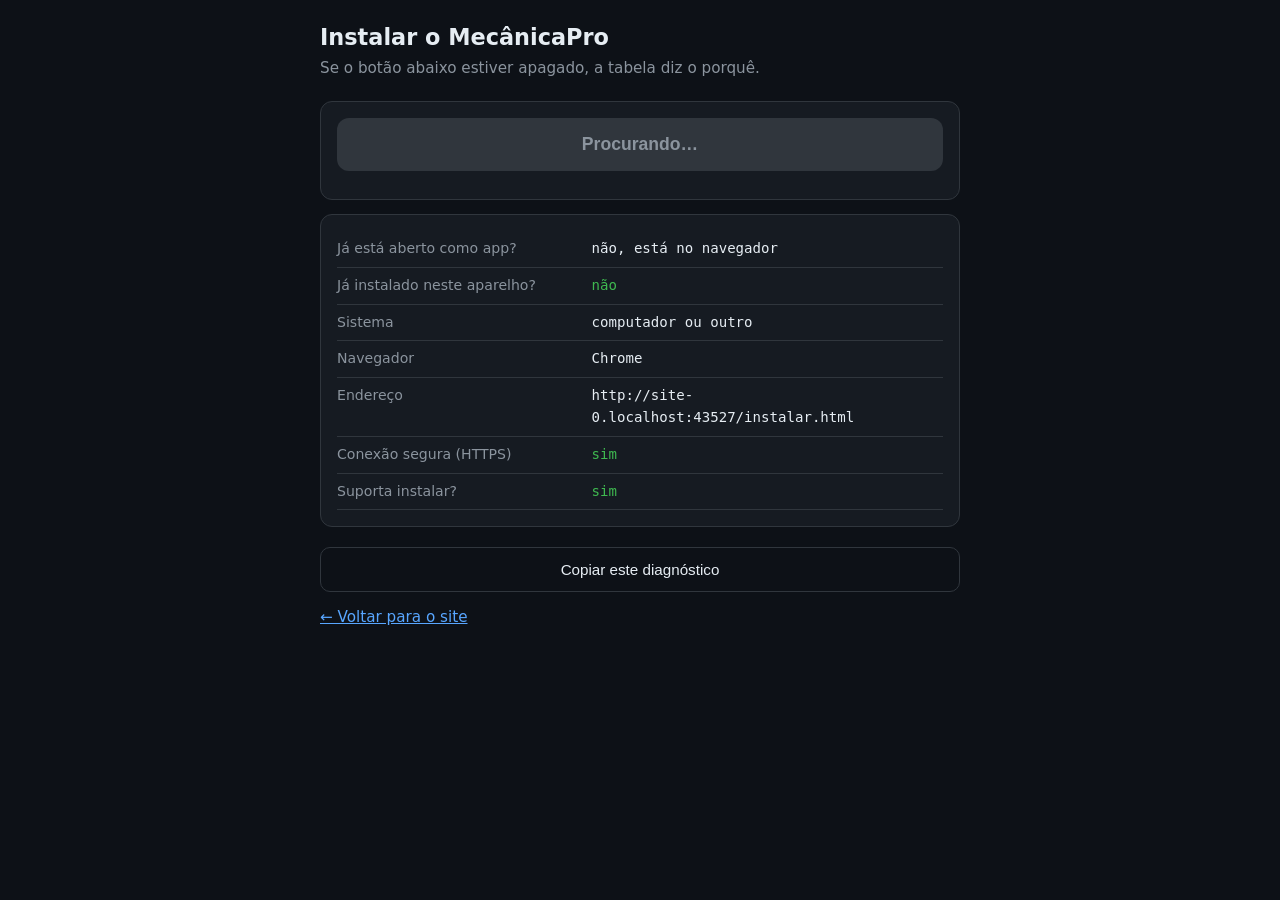
<file: instalar.html>
<!DOCTYPE html>
<html lang="pt-BR">
<head>
<meta charset="UTF-8" />
<meta name="viewport" content="width=device-width, initial-scale=1" />
<title>Instalar o app | MecânicaPro</title>
<link rel="manifest" href="manifest.json?v=2" />
<meta name="theme-color" content="#0d1117" />
<meta name="mobile-web-app-capable" content="yes" />
<meta name="apple-mobile-web-app-capable" content="yes" />
<meta name="apple-mobile-web-app-title" content="MecânicaPro" />
<link rel="apple-touch-icon" href="icones/apple-touch-icon.png" />
<link rel="icon" href="icones/icone-192.png" />
<style>
  :root { --fundo:#0d1117; --cartao:#161b22; --borda:#30363d; --texto:#e6edf3;
          --fraco:#8b949e; --vermelho:#e5484d; --verde:#3fb950; --amarelo:#d29922; }
  * { box-sizing:border-box; }
  body { margin:0; padding:16px; background:var(--fundo); color:var(--texto);
         font:16px/1.55 system-ui,-apple-system,Segoe UI,Roboto,sans-serif; }
  .caixa { max-width:640px; margin:0 auto; }
  h1 { font-size:1.4rem; margin:.2em 0 .1em; }
  .sub { color:var(--fraco); margin:0 0 20px; font-size:.95rem; }
  .cartao { background:var(--cartao); border:1px solid var(--borda);
            border-radius:12px; padding:16px; margin-bottom:14px; }
  #instalar { width:100%; padding:16px; font-size:1.1rem; font-weight:700;
              border:0; border-radius:12px; background:var(--vermelho); color:#fff;
              cursor:pointer; }
  #instalar[disabled] { background:#30363d; color:var(--fraco); cursor:default; }
  #recado { margin-top:12px; font-size:.92rem; color:var(--fraco); }
  table { width:100%; border-collapse:collapse; font-size:.88rem; }
  td { padding:7px 0; border-bottom:1px solid var(--borda); vertical-align:top; }
  td:first-child { color:var(--fraco); width:42%; }
  td:last-child { font-family:ui-monospace,SFMono-Regular,Menlo,monospace;
                  word-break:break-word; }
  .ok { color:var(--verde); } .ruim { color:var(--vermelho); } .meio { color:var(--amarelo); }
  #copiar { width:100%; padding:13px; margin-top:6px; background:transparent;
            color:var(--texto); border:1px solid var(--borda); border-radius:10px;
            font-size:.95rem; cursor:pointer; }
  a { color:#58a6ff; }
</style>
</head>
<body>
<div class="caixa">

  <h1>Instalar o MecânicaPro</h1>
  <p class="sub">Se o botão abaixo estiver apagado, a tabela diz o porquê.</p>

  <div class="cartao">
    <button id="instalar" disabled>Procurando…</button>
    <div id="recado"></div>
  </div>

  <div class="cartao">
    <table id="tabela"></table>
  </div>

  <button id="copiar">Copiar este diagnóstico</button>
  <p class="sub" style="margin-top:14px">
    <a href="index.html">← Voltar para o site</a>
  </p>

</div>

<script>
// ===========================================================
// Esta página faz duas coisas: oferece o botão de instalar de
// verdade (o evento beforeinstallprompt) e mostra, em texto,
// tudo que o navegador pensa sobre a instalação — para quando
// o botão NÃO aparecer dar para saber por quê.
// ===========================================================
const linhas = [];
let adiado = null;

const bt      = document.getElementById('instalar');
const recado  = document.getElementById('recado');
const tabela  = document.getElementById('tabela');

function põe(rotulo, valor, estado) {
  linhas.push([rotulo, String(valor)]);
  const tr = tabela.insertRow();
  tr.insertCell().textContent = rotulo;
  const td = tr.insertCell();
  td.textContent = valor;
  if (estado) td.className = estado;
}

// ---------- o botão de instalar ----------
addEventListener('beforeinstallprompt', e => {
  e.preventDefault();
  adiado = e;
  bt.disabled = false;
  bt.textContent = '⬇  Instalar aplicativo';
  recado.textContent = 'O navegador aceitou instalar. Toque no botão.';
  põe('beforeinstallprompt', 'disparou — instalável', 'ok');
});

bt.addEventListener('click', async () => {
  if (!adiado) return;
  bt.disabled = true;
  adiado.prompt();
  const r = await adiado.userChoice;
  adiado = null;
  recado.textContent = r.outcome === 'accepted'
    ? 'Instalado. Pode fechar esta aba e abrir pelo ícone.'
    : 'Você cancelou. Recarregue a página para tentar de novo.';
  bt.textContent = r.outcome === 'accepted' ? '✔ Instalado' : 'Instalação cancelada';
});

addEventListener('appinstalled', () => {
  bt.textContent = '✔ Instalado';
  bt.disabled = true;
  recado.textContent = 'Pronto. Abra pelo ícone na tela inicial.';
});

// ---------- diagnóstico ----------
(async () => {
  const emPe = matchMedia('(display-mode: standalone)').matches
            || matchMedia('(display-mode: minimal-ui)').matches
            || navigator.standalone === true;

  põe('Já está aberto como app?', emPe ? 'sim — você está DENTRO do app' : 'não, está no navegador',
      emPe ? 'ok' : '');

  const ua = navigator.userAgent;
  const iOS      = /iPad|iPhone|iPod/.test(ua) || (navigator.platform === 'MacIntel' && navigator.maxTouchPoints > 1);
  const android  = /Android/.test(ua);
  const chromeiOS= /CriOS/.test(ua);
  const safari   = /Safari/.test(ua) && !/CriOS|FxiOS|Chrome|EdgiOS/.test(ua);
  const navegador = chromeiOS ? 'Chrome no iOS' : /EdgiOS|Edg\//.test(ua) ? 'Edge'
                  : /SamsungBrowser/.test(ua) ? 'Samsung Internet'
                  : /Firefox|FxiOS/.test(ua) ? 'Firefox'
                  : /Chrome\//.test(ua) ? 'Chrome' : safari ? 'Safari' : 'outro';

  // Pergunta ao Android se este app JÁ está instalado. É a suspeita número
  // um quando o Chrome não oferece instalar: instalado uma vez, ele não
  // oferece de novo — nem que a instalação anterior tenha saído torta.
  if (navigator.getInstalledRelatedApps) {
    try {
      const apps = await navigator.getInstalledRelatedApps();
      põe('Já instalado neste aparelho?',
          apps.length ? 'SIM (' + apps.map(a => a.platform).join(', ') +
                        ') — remova o ícone e recarregue' : 'não',
          apps.length ? 'ruim' : 'ok');
    } catch (e) { põe('Já instalado neste aparelho?', 'não deu para saber: ' + e.message); }
  } else põe('Já instalado neste aparelho?', 'este navegador não sabe responder');

  põe('Sistema', iOS ? 'iOS / iPadOS' : android ? 'Android' : 'computador ou outro');
  põe('Navegador', navegador);
  põe('Endereço', location.href);
  põe('Conexão segura (HTTPS)', isSecureContext ? 'sim' : 'NÃO — sem isso não instala',
      isSecureContext ? 'ok' : 'ruim');
  põe('Suporta instalar?', 'onbeforeinstallprompt' in window ? 'sim' : 'NÃO — este navegador não instala PWA',
      'onbeforeinstallprompt' in window ? 'ok' : 'ruim');

  // service worker — esperando de verdade. Ler na hora dava "não registrado"
  // sempre, porque o registro ainda estava a caminho; um diagnóstico que
  // mente é pior que nenhum, manda consertar o que não está quebrado.
  if ('serviceWorker' in navigator) {
    try {
      await Promise.race([
        navigator.serviceWorker.ready,
        new Promise(r => setTimeout(r, 6000)),
      ]);
      const r = await navigator.serviceWorker.getRegistration();
      põe('Service worker', r ? 'registrado' : 'NÃO registrado', r ? 'ok' : 'ruim');
      if (r) {
        põe('Escopo do SW', r.scope);
        põe('SW ativo', r.active ? 'sim' : 'ainda instalando', r.active ? 'ok' : 'meio');
        põe('SW controlando', navigator.serviceWorker.controller ? 'sim'
            : 'não (recarregue a página)', navigator.serviceWorker.controller ? 'ok' : 'meio');
      }
    } catch (e) { põe('Service worker', 'erro: ' + e.message, 'ruim'); }
  } else põe('Service worker', 'navegador não suporta', 'ruim');

  // manifest
  try {
    const resp = await fetch('manifest.json?v=2', { cache: 'no-store' });
    põe('Manifest', resp.ok ? 'carregou (' + resp.status + ')' : 'FALHOU (' + resp.status + ')',
        resp.ok ? 'ok' : 'ruim');
    põe('Tipo do manifest', resp.headers.get('content-type') || '(sem tipo)');
    const m = await resp.json();
    põe('start_url', new URL(m.start_url, location.href).href);
    põe('scope', new URL(m.scope, location.href).href);
    põe('display', m.display, m.display === 'standalone' ? 'ok' : 'meio');

    const dentro = location.href.startsWith(new URL(m.scope, location.href).href);
    põe('Página dentro do scope?', dentro ? 'sim' : 'NÃO — por isso não instala',
        dentro ? 'ok' : 'ruim');

    // cada ícone é baixado de verdade
    for (const ic of (m.icons || [])) {
      const u = new URL(ic.src, new URL('manifest.json', location.href)).href;
      let r;
      try {
        const x = await fetch(u, { cache: 'no-store' });
        if (!x.ok) r = 'FALHOU ' + x.status;
        else {
          const bm = await createImageBitmap(await x.blob());
          r = bm.width + 'x' + bm.height + ' ok';
          if (bm.width + 'x' + bm.height !== ic.sizes) r += ' (declarado ' + ic.sizes + '!)';
        }
      } catch (e) { r = 'erro: ' + e.message; }
      põe('Ícone ' + ic.sizes + ' ' + (ic.purpose || 'any'), r, /ok$/.test(r) ? 'ok' : 'ruim');
    }
  } catch (e) { põe('Manifest', 'erro: ' + e.message, 'ruim'); }

  // veredito sobre o botão, depois de dar tempo ao evento
  setTimeout(() => {
    if (adiado || bt.textContent.startsWith('✔')) return;
    bt.textContent = 'Instalação não oferecida';
    if (emPe) {
      recado.textContent = 'Você já está dentro do app instalado — por isso não há o que instalar.';
    } else if (iOS) {
      recado.innerHTML = 'No iPhone/iPad só o <b>Safari</b> instala, e sem botão: ' +
        'abra no Safari, toque em <b>Compartilhar</b> e em <b>Adicionar à Tela de Início</b>. ' +
        'Pelo Chrome do iOS sai só um atalho com o símbolo do Chrome.';
    } else {
      recado.innerHTML = 'O navegador não ofereceu instalar. As duas causas comuns: ' +
        '<b>o app já está instalado</b> (remova o ícone da tela inicial e recarregue), ' +
        'ou você está em uma <b>aba anônima</b>.';
    }
    põe('beforeinstallprompt', 'NÃO disparou', 'ruim');
  }, 4000);
})();

// copiar tudo, para poder colar numa conversa
document.getElementById('copiar').addEventListener('click', async () => {
  const txt = 'DIAGNÓSTICO DE INSTALAÇÃO — MecânicaPro\n' +
              linhas.map(l => l[0] + ': ' + l[1]).join('\n') +
              '\nuserAgent: ' + navigator.userAgent;
  try { await navigator.clipboard.writeText(txt); alert('Copiado. Agora é só colar.'); }
  catch (e) { prompt('Copie o texto abaixo:', txt); }
});

// registrado já, não no 'load': esta página precisa do service worker de pé
// para poder dizer com honestidade se ele está ou não registrado
if ('serviceWorker' in navigator)
  navigator.serviceWorker.register('sw.js').catch(() => {});
</script>
</body>
</html>
</file>
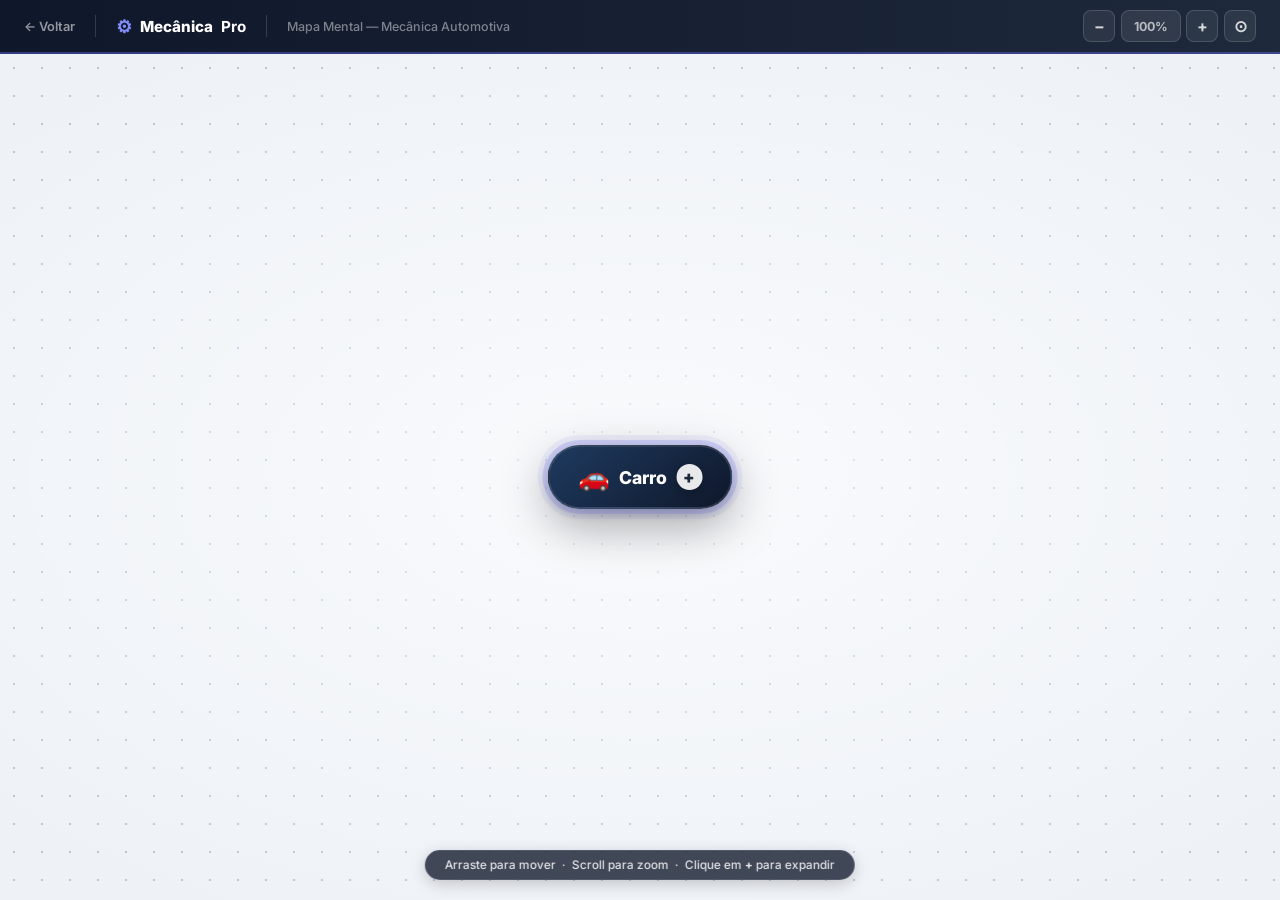
<file: mapa-mental.html>
<!DOCTYPE html>
<html lang="pt-BR">
<head>
  <meta charset="UTF-8" />
  <meta name="viewport" content="width=device-width, initial-scale=1.0" />
  <title>Mapa Mental | MecânicaPro</title>
  <link rel="preconnect" href="https://fonts.googleapis.com" />
  <link href="https://fonts.googleapis.com/css2?family=Inter:wght@400;500;600;700;800;900&display=swap" rel="stylesheet" />
  <style>
    *, *::before, *::after { box-sizing: border-box; margin: 0; padding: 0; }
    html, body { height: 100%; overflow: hidden; font-family: 'Inter', sans-serif; }

    /* ══════════════════════════════════════
       HEADER
    ══════════════════════════════════════ */
    .mmh {
      position: fixed;
      top: 0; left: 0; right: 0;
      height: 54px;
      background: linear-gradient(90deg, #0f172a 0%, #1e293b 100%);
      border-bottom: 2px solid rgba(99,102,241,.45);
      display: flex;
      align-items: center;
      justify-content: space-between;
      padding: 0 1.5rem;
      gap: 1rem;
      z-index: 1000;
    }

    .mmh__left {
      display: flex;
      align-items: center;
      gap: 1.25rem;
      flex-shrink: 0;
    }

    .mmh__back {
      color: rgba(255,255,255,.55);
      text-decoration: none;
      font-size: .8rem;
      font-weight: 600;
      display: flex;
      align-items: center;
      gap: .4rem;
      transition: color .2s;
      white-space: nowrap;
    }
    .mmh__back:hover { color: #fff; }

    .mmh__logo {
      display: flex;
      align-items: center;
      gap: .5rem;
      font-size: .95rem;
      font-weight: 800;
      color: #fff;
      white-space: nowrap;
    }
    .mmh__logo-icon { font-size: 1.1rem; color: #818cf8; }

    .mmh__sep { width: 1px; height: 22px; background: rgba(255,255,255,.15); }

    .mmh__subtitle {
      font-size: .78rem;
      color: rgba(255,255,255,.45);
      font-weight: 500;
      white-space: nowrap;
      overflow: hidden;
      text-overflow: ellipsis;
    }

    .mmh__controls {
      display: flex;
      align-items: center;
      gap: .35rem;
      flex-shrink: 0;
    }

    .mmh__btn {
      width: 32px; height: 32px;
      border-radius: 8px;
      border: 1px solid rgba(255,255,255,.15);
      background: rgba(255,255,255,.07);
      color: rgba(255,255,255,.8);
      font-size: 1rem;
      cursor: pointer;
      display: flex; align-items: center; justify-content: center;
      transition: background .18s, color .18s, border-color .18s;
      font-family: inherit;
      font-weight: 700;
    }
    .mmh__btn:hover {
      background: rgba(99,102,241,.35);
      border-color: rgba(99,102,241,.6);
      color: #fff;
    }

    .mmh__zoom-pill {
      background: rgba(255,255,255,.09);
      border: 1px solid rgba(255,255,255,.14);
      border-radius: 8px;
      padding: 0 .75rem;
      height: 32px;
      display: flex;
      align-items: center;
      font-size: .78rem;
      font-weight: 700;
      color: rgba(255,255,255,.65);
      min-width: 52px;
      justify-content: center;
    }

    /* ══════════════════════════════════════
       CANVAS
    ══════════════════════════════════════ */
    .mm-canvas {
      position: fixed;
      top: 54px; left: 0; right: 0; bottom: 0;
      overflow: hidden;
      cursor: grab;
      /* Dot grid */
      background-color: #eef2f7;
      background-image:
        radial-gradient(ellipse 70% 60% at 50% 50%, rgba(255,255,255,.65) 0%, transparent 100%),
        radial-gradient(circle, #b8c4d8 1.1px, transparent 1.1px);
      background-size: 100% 100%, 28px 28px;
    }
    .mm-canvas.panning { cursor: grabbing; }

    /* ══════════════════════════════════════
       WORLD
    ══════════════════════════════════════ */
    .mm-world {
      position: absolute;
      width: 2600px;
      height: 1600px;
      transform-origin: 0 0;
      will-change: transform;
    }

    /* SVG layer */
    .mm-svg {
      position: absolute;
      inset: 0;
      width: 100%;
      height: 100%;
      pointer-events: none;
      overflow: visible;
    }

    /* ══════════════════════════════════════
       NODES — base
    ══════════════════════════════════════ */
    .mm-node {
      position: absolute;
      transform: translate(-50%, -50%);
    }

    .mm-node__body {
      display: inline-flex;
      align-items: center;
      gap: 9px;
      padding: 12px 20px;
      border-radius: 999px;
      white-space: nowrap;
      cursor: default;
      user-select: none;
      position: relative;
      transition: transform .2s cubic-bezier(.34,1.56,.64,1), box-shadow .2s;
    }

    /* ══════════════════════════════════════
       ROOT NODE
    ══════════════════════════════════════ */
    .mm-node--root .mm-node__body {
      padding: 17px 28px;
      background: linear-gradient(140deg, #1e3a5f 0%, #0f172a 100%);
      border: 2px solid rgba(255,255,255,.12);
      box-shadow:
        0 0 0 5px rgba(99,102,241,.2),
        0 0 0 10px rgba(99,102,241,.08),
        0 16px 48px rgba(0,0,0,.35),
        0 4px 12px rgba(0,0,0,.2);
      animation: root-pulse 3.5s ease-in-out infinite;
    }

    @keyframes root-pulse {
      0%, 100% {
        box-shadow: 0 0 0 5px rgba(99,102,241,.2), 0 0 0 10px rgba(99,102,241,.08),
                    0 16px 48px rgba(0,0,0,.35), 0 4px 12px rgba(0,0,0,.2);
      }
      50% {
        box-shadow: 0 0 0 7px rgba(99,102,241,.32), 0 0 0 16px rgba(99,102,241,.06),
                    0 16px 48px rgba(0,0,0,.35), 0 4px 12px rgba(0,0,0,.2);
      }
    }

    .mm-node--root .mm-node__body:hover { transform: scale(1.04); }

    .mm-node__icon {
      font-size: 1.4rem;
      line-height: 1;
      flex-shrink: 0;
    }

    .mm-node--root .mm-node__icon { font-size: 1.6rem; }

    .mm-node__label {
      font-size: .86rem;
      font-weight: 700;
      color: #fff;
      letter-spacing: .01em;
    }
    .mm-node--root .mm-node__label { font-size: 1.1rem; font-weight: 800; }

    /* ══════════════════════════════════════
       EXPAND BUTTON
    ══════════════════════════════════════ */
    .mm-expand {
      width: 26px; height: 26px;
      border-radius: 50%;
      border: none;
      background: rgba(255,255,255,.9);
      color: #1e293b;
      font-size: 1.05rem;
      font-weight: 900;
      cursor: pointer;
      display: flex; align-items: center; justify-content: center;
      line-height: 1;
      font-family: inherit;
      padding: 0;
      flex-shrink: 0;
      box-shadow: 0 2px 8px rgba(0,0,0,.25);
      transition: background .18s, box-shadow .18s, transform .3s cubic-bezier(.34,1.56,.64,1);
    }
    .mm-expand:hover {
      background: #fff;
      box-shadow: 0 4px 14px rgba(0,0,0,.3);
      transform: scale(1.12);
    }
    .mm-expand.open { transform: rotate(45deg) scale(1.08); }

    /* ══════════════════════════════════════
       CHILD NODES
    ══════════════════════════════════════ */
    .mm-node--child {
      opacity: 0;
      pointer-events: none;
      transform: translate(-50%, -50%) translateX(-60px) scale(0.5);
      transition:
        opacity  .3s ease,
        transform .38s cubic-bezier(.34,1.56,.64,1);
    }
    .mm-node--child.show {
      opacity: 1;
      pointer-events: all;
      transform: translate(-50%, -50%) scale(1);
    }

    .mm-node--child .mm-node__body {
      padding: 11px 18px;
      border: none;
      box-shadow:
        0 4px 18px var(--shadow, rgba(0,0,0,.18)),
        0 1px 4px rgba(0,0,0,.1),
        inset 0 1px 0 rgba(255,255,255,.18);
    }
    .mm-node--child.show .mm-node__body:hover {
      transform: translateY(-3px) scale(1.04);
      box-shadow:
        0 10px 28px var(--shadow, rgba(0,0,0,.22)),
        0 3px 8px rgba(0,0,0,.12),
        inset 0 1px 0 rgba(255,255,255,.2);
    }

    /* ══════════════════════════════════════
       HINT
    ══════════════════════════════════════ */
    .mm-hint {
      position: absolute;
      bottom: 20px;
      left: 50%;
      transform: translateX(-50%);
      background: rgba(15,23,42,.78);
      backdrop-filter: blur(8px);
      color: rgba(255,255,255,.85);
      font-size: .74rem;
      font-weight: 500;
      padding: .45rem 1.2rem;
      border-radius: 999px;
      pointer-events: none;
      white-space: nowrap;
      border: 1px solid rgba(255,255,255,.1);
      box-shadow: 0 4px 16px rgba(0,0,0,.2);
      transition: opacity 1s ease;
    }
  </style>
  <link rel="manifest" href="manifest.json?v=2" />
  <meta name="theme-color" content="#0d1117" />
  <meta name="mobile-web-app-capable" content="yes" />
  <meta name="apple-mobile-web-app-capable" content="yes" />
  <meta name="apple-mobile-web-app-status-bar-style" content="black-translucent" />
  <meta name="apple-mobile-web-app-title" content="MecânicaPro" />
  <link rel="apple-touch-icon" href="icones/apple-touch-icon.png" />
  <link rel="icon" href="icones/icone-192.png" />
</head>
<body>

  <header class="mmh">
    <div class="mmh__left">
      <a href="index.html" class="mmh__back">← Voltar</a>
      <div class="mmh__sep"></div>
      <div class="mmh__logo">
        <span class="mmh__logo-icon">⚙</span>
        Mecânica<strong>Pro</strong>
      </div>
      <div class="mmh__sep"></div>
      <span class="mmh__subtitle">Mapa Mental — Mecânica Automotiva</span>
    </div>
    <div class="mmh__controls">
      <button class="mmh__btn" id="btn-zo" title="Diminuir zoom">−</button>
      <div class="mmh__zoom-pill"><span id="zoom-lbl">100%</span></div>
      <button class="mmh__btn" id="btn-zi" title="Aumentar zoom">+</button>
      <button class="mmh__btn" id="btn-zr" title="Centralizar vista">⊙</button>
    </div>
  </header>

  <div class="mm-canvas" id="mm-canvas">
    <div class="mm-world" id="mm-world">
      <svg class="mm-svg" id="mm-svg"></svg>
    </div>
    <div class="mm-hint" id="mm-hint">
      Arraste para mover &nbsp;·&nbsp; Scroll para zoom &nbsp;·&nbsp; Clique em <strong>+</strong> para expandir
    </div>
  </div>

<script>
// ══════════════════════════════════════════════════════════════
// DATA
// ══════════════════════════════════════════════════════════════
const ROOT_CX  = 320;
const ROOT_CY  = 800;
const CHILD_CX = 860;
const SPACING  = 96;

const CHILDREN = [
  { id:'estrutura',     icon:'🏗️', label:'Estrutura do carro',
    bg:'linear-gradient(135deg,#4ade80 0%,#15803d 100%)',
    shadow:'rgba(21,128,61,.38)', curve:'#16a34a' },

  { id:'motor',         icon:'🔥', label:'Motor',
    bg:'linear-gradient(135deg,#f87171 0%,#dc2626 100%)',
    shadow:'rgba(220,38,38,.38)', curve:'#ef4444' },

  { id:'injecao',       icon:'⛽', label:'Sistema de injeção',
    bg:'linear-gradient(135deg,#60a5fa 0%,#2563eb 100%)',
    shadow:'rgba(37,99,235,.38)', curve:'#3b82f6' },

  { id:'arrefecimento', icon:'🌡️', label:'Sistema de arrefecimento',
    bg:'linear-gradient(135deg,#38bdf8 0%,#0891b2 100%)',
    shadow:'rgba(8,145,178,.38)', curve:'#0ea5e9' },

  { id:'suspensao',     icon:'🛞', label:'Suspensão',
    bg:'linear-gradient(135deg,#c084fc 0%,#7c3aed 100%)',
    shadow:'rgba(124,58,237,.38)', curve:'#a855f7' },

  { id:'freio',         icon:'🛑', label:'Sistema de freio',
    bg:'linear-gradient(135deg,#fb923c 0%,#ea580c 100%)',
    shadow:'rgba(234,88,12,.38)', curve:'#f97316' },

  { id:'direcao',       icon:'🎯', label:'Sistema de direção',
    bg:'linear-gradient(135deg,#2dd4bf 0%,#0d9488 100%)',
    shadow:'rgba(13,148,136,.38)', curve:'#14b8a6' },

  { id:'escapamento',   icon:'💨', label:'Sistema de escapamento',
    bg:'linear-gradient(135deg,#94a3b8 0%,#475569 100%)',
    shadow:'rgba(71,85,105,.38)', curve:'#64748b' },

  { id:'gases',         icon:'♻️', label:'Reaproveitamento de gases',
    bg:'linear-gradient(135deg,#34d399 0%,#059669 100%)',
    shadow:'rgba(5,150,105,.38)', curve:'#10b981' },

  { id:'arcond',        icon:'❄️', label:'Ar condicionado',
    bg:'linear-gradient(135deg,#818cf8 0%,#4f46e5 100%)',
    shadow:'rgba(79,70,229,.38)', curve:'#6366f1' },
];

// ══════════════════════════════════════════════════════════════
// STATE
// ══════════════════════════════════════════════════════════════
const canvas  = document.getElementById('mm-canvas');
const world   = document.getElementById('mm-world');
const svgEl   = document.getElementById('mm-svg');
const zoomLbl = document.getElementById('zoom-lbl');
const hint    = document.getElementById('mm-hint');

let tr        = { x: 0, y: 0, scale: 1 };
let isPanning = false;
let panStart  = { x: 0, y: 0 };
let expanded  = false;
let curves    = [];

let rootRightX   = ROOT_CX + 95;
const childLeftX = {};

// ══════════════════════════════════════════════════════════════
// TRANSFORM
// ══════════════════════════════════════════════════════════════
function applyTr() {
  world.style.transform = `translate(${tr.x}px,${tr.y}px) scale(${tr.scale})`;
  zoomLbl.textContent   = Math.round(tr.scale * 100) + '%';
}

function centerRoot() {
  const r  = canvas.getBoundingClientRect();
  tr.x     = r.width  / 2 - ROOT_CX;
  tr.y     = r.height / 2 - ROOT_CY;
  tr.scale = 1;
  applyTr();
}

// ══════════════════════════════════════════════════════════════
// PAN — mouse
// ══════════════════════════════════════════════════════════════
canvas.addEventListener('mousedown', e => {
  if (e.target.closest('.mm-expand, .mm-node__body')) return;
  isPanning = true;
  panStart  = { x: e.clientX - tr.x, y: e.clientY - tr.y };
  canvas.classList.add('panning');
});
document.addEventListener('mousemove', e => {
  if (!isPanning) return;
  tr.x = e.clientX - panStart.x;
  tr.y = e.clientY - panStart.y;
  applyTr();
});
document.addEventListener('mouseup', () => {
  isPanning = false;
  canvas.classList.remove('panning');
});

// PAN + PINCH — touch
let lastTouch  = null;
let pinchStart = null;

canvas.addEventListener('touchstart', e => {
  if (e.touches.length === 1) {
    lastTouch  = { x: e.touches[0].clientX, y: e.touches[0].clientY };
    pinchStart = null;
  } else if (e.touches.length === 2) {
    lastTouch  = null;
    const d    = dist(e.touches[0], e.touches[1]);
    pinchStart = {
      d, scale: tr.scale, tx: tr.x, ty: tr.y,
      cx: (e.touches[0].clientX + e.touches[1].clientX) / 2,
      cy: (e.touches[0].clientY + e.touches[1].clientY) / 2,
    };
  }
}, { passive: true });

canvas.addEventListener('touchmove', e => {
  if (e.touches.length === 1 && lastTouch) {
    tr.x += e.touches[0].clientX - lastTouch.x;
    tr.y += e.touches[0].clientY - lastTouch.y;
    lastTouch = { x: e.touches[0].clientX, y: e.touches[0].clientY };
    applyTr();
  } else if (e.touches.length === 2 && pinchStart) {
    const d  = dist(e.touches[0], e.touches[1]);
    const ns = clamp(pinchStart.scale * d / pinchStart.d, .2, 3);
    const sc = ns / pinchStart.scale;
    const rect = canvas.getBoundingClientRect();
    tr.x     = (pinchStart.cx - rect.left) - sc * ((pinchStart.cx - rect.left) - pinchStart.tx);
    tr.y     = (pinchStart.cy - rect.top)  - sc * ((pinchStart.cy - rect.top)  - pinchStart.ty);
    tr.scale = ns;
    applyTr();
  }
}, { passive: true });

canvas.addEventListener('touchend', () => { lastTouch = pinchStart = null; });

// ══════════════════════════════════════════════════════════════
// ZOOM
// ══════════════════════════════════════════════════════════════
canvas.addEventListener('wheel', e => {
  e.preventDefault();
  const f  = e.deltaY < 0 ? 1.12 : 0.9;
  const ns = clamp(tr.scale * f, .18, 3.5);
  const sc = ns / tr.scale;
  const rect = canvas.getBoundingClientRect();
  const mx = e.clientX - rect.left;
  const my = e.clientY - rect.top;
  tr.x = mx - sc * (mx - tr.x);
  tr.y = my - sc * (my - tr.y);
  tr.scale = ns;
  applyTr();
}, { passive: false });

function zoomBy(f) {
  const r  = canvas.getBoundingClientRect();
  const cx = r.width / 2, cy = r.height / 2;
  const ns = clamp(tr.scale * f, .18, 3.5);
  const sc = ns / tr.scale;
  tr.x = cx - sc * (cx - tr.x);
  tr.y = cy - sc * (cy - tr.y);
  tr.scale = ns;
  applyTr();
}

document.getElementById('btn-zi').addEventListener('click', () => zoomBy(1.25));
document.getElementById('btn-zo').addEventListener('click', () => zoomBy(0.8));
document.getElementById('btn-zr').addEventListener('click', centerRoot);

// ══════════════════════════════════════════════════════════════
// NODE CREATION
// ══════════════════════════════════════════════════════════════
function createNode(id, cx, cy, opts) {
  const { label, icon = '', bg, shadow, isRoot = false } = opts;

  const el = document.createElement('div');
  el.className = 'mm-node ' + (isRoot ? 'mm-node--root' : 'mm-node--child');
  el.id = 'node-' + id;
  el.style.left = cx + 'px';
  el.style.top  = cy + 'px';

  const body = document.createElement('div');
  body.className = 'mm-node__body';
  if (bg)     body.style.background = bg;
  if (shadow) body.style.setProperty('--shadow', shadow);

  if (icon) {
    const ico = document.createElement('span');
    ico.className = 'mm-node__icon';
    ico.textContent = icon;
    body.appendChild(ico);
  }

  const lbl = document.createElement('span');
  lbl.className   = 'mm-node__label';
  lbl.textContent = label;
  body.appendChild(lbl);

  if (isRoot) {
    const btn = document.createElement('button');
    btn.type        = 'button';
    btn.className   = 'mm-expand';
    btn.id          = 'btn-expand';
    btn.textContent = '+';
    btn.addEventListener('click', toggleExpand);
    body.appendChild(btn);
  }

  el.appendChild(body);
  world.appendChild(el);
  return el;
}

// ══════════════════════════════════════════════════════════════
// EXPAND / COLLAPSE
// ══════════════════════════════════════════════════════════════
function toggleExpand() {
  expanded = !expanded;
  document.getElementById('btn-expand').classList.toggle('open', expanded);
  expanded ? showChildren() : hideChildren();
}

function showChildren() {
  const totalH = (CHILDREN.length - 1) * SPACING;
  const startY = ROOT_CY - totalH / 2;

  CHILDREN.forEach((c, i) => {
    const cy  = startY + i * SPACING;
    const el  = document.getElementById('node-' + c.id);
    el.style.top = cy + 'px';

    const delay = i * 52;
    el.style.transitionDelay = delay + 'ms';
    setTimeout(() => el.classList.add('show'), 20);

    const lx = childLeftX[c.id] || (CHILD_CX - 120);
    setTimeout(() => curves.push(drawCurve(rootRightX, ROOT_CY, lx, cy, c.curve)), delay + 55);
  });
}

function hideChildren() {
  CHILDREN.forEach(c => {
    const el = document.getElementById('node-' + c.id);
    el.style.transitionDelay = '0ms';
    el.classList.remove('show');
  });
  curves.forEach(p => p.remove());
  curves = [];
}

// ══════════════════════════════════════════════════════════════
// SVG BEZIER CURVES
// ══════════════════════════════════════════════════════════════
function drawCurve(x1, y1, x2, y2, color) {
  const path = document.createElementNS('http://www.w3.org/2000/svg', 'path');
  const dx   = (x2 - x1) * 0.48;
  const d    = `M ${x1} ${y1} C ${x1+dx} ${y1}, ${x2-dx} ${y2}, ${x2} ${y2}`;
  path.setAttribute('d', d);
  path.setAttribute('stroke', color);
  path.setAttribute('stroke-width', '3');
  path.setAttribute('fill', 'none');
  path.setAttribute('stroke-linecap', 'round');
  path.setAttribute('opacity', '.78');
  svgEl.appendChild(path);

  const len = path.getTotalLength();
  path.style.strokeDasharray  = len;
  path.style.strokeDashoffset = len;
  requestAnimationFrame(() => {
    path.style.transition = 'stroke-dashoffset .5s cubic-bezier(.4,0,.2,1)';
    path.style.strokeDashoffset = 0;
  });
  return path;
}

// ══════════════════════════════════════════════════════════════
// HELPERS
// ══════════════════════════════════════════════════════════════
function dist(a, b) {
  return Math.hypot(a.clientX - b.clientX, a.clientY - b.clientY);
}
function clamp(v, min, max) { return Math.max(min, Math.min(max, v)); }

// ══════════════════════════════════════════════════════════════
// INIT
// ══════════════════════════════════════════════════════════════
createNode('carro', ROOT_CX, ROOT_CY, {
  label: 'Carro', icon: '🚗', isRoot: true,
});

CHILDREN.forEach(c => {
  createNode(c.id, CHILD_CX, ROOT_CY, {
    label: c.label, icon: c.icon, bg: c.bg, shadow: c.shadow,
  });
});

// Measure widths for precise curve endpoints
requestAnimationFrame(() => {
  const rb = document.querySelector('#node-carro .mm-node__body');
  if (rb) rootRightX = ROOT_CX + rb.offsetWidth / 2 + 3;

  CHILDREN.forEach(c => {
    const b = document.querySelector(`#node-${c.id} .mm-node__body`);
    if (b) childLeftX[c.id] = CHILD_CX - b.offsetWidth / 2 - 3;
  });
});

window.addEventListener('load', () => {
  centerRoot();
  setTimeout(() => { hint.style.opacity = '0'; }, 5000);
});
</script>
  <script>
    // instala o app no celular e deixa o site abrir sem internet
    if ('serviceWorker' in navigator) {
      addEventListener('load', () => navigator.serviceWorker.register('sw.js').catch(() => {}));
    }
  </script>
</body>
</html>
</file>
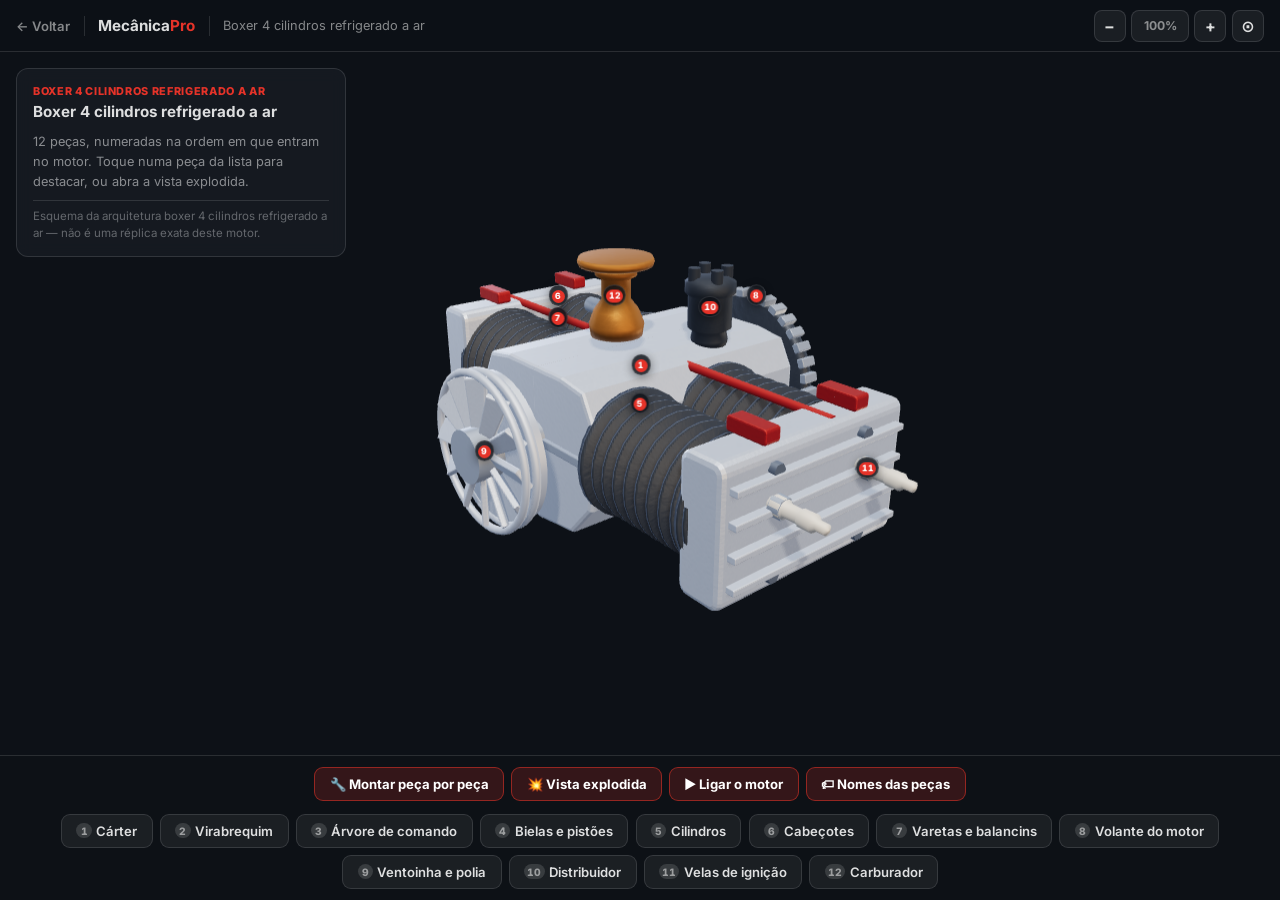
<file: montagem.html>
<!DOCTYPE html>
<html lang="pt-BR">
<head>
  <meta charset="UTF-8" />
  <meta name="viewport" content="width=device-width, initial-scale=1.0, user-scalable=no" />
  <title>Motor em 3D | MecânicaPro</title>
  <link rel="preconnect" href="https://fonts.googleapis.com" />
  <link rel="preconnect" href="https://fonts.gstatic.com" crossorigin />
  <link href="https://fonts.googleapis.com/css2?family=Inter:wght@400;500;600;700;800&display=swap" rel="stylesheet" />
  <style>
    *,*::before,*::after { box-sizing: border-box; margin: 0; padding: 0; }

    :root {
      --red: #e63329;
      --bg:  #0d1117;
      --painel: rgba(22,27,34,.92);
      --borda: rgba(255,255,255,.12);
      --txt: rgba(255,255,255,.86);
      --txt2: rgba(255,255,255,.5);
    }

    html, body { height: 100%; overflow: hidden; }

    body {
      font-family: 'Inter', system-ui, sans-serif;
      background: var(--bg);
      color: var(--txt);
      display: flex;
      flex-direction: column;
    }

    /* ---------- barra do topo ---------- */
    .topo {
      display: flex;
      align-items: center;
      justify-content: space-between;
      gap: 1rem;
      padding: .6rem 1rem;
      background: rgba(13,17,23,.95);
      border-bottom: 1px solid var(--borda);
      flex-shrink: 0;
      z-index: 10;
    }

    .topo__esq { display: flex; align-items: center; gap: .85rem; min-width: 0; }

    .topo__voltar {
      color: var(--txt2);
      text-decoration: none;
      font-size: .82rem;
      font-weight: 600;
      white-space: nowrap;
      transition: color .2s;
    }
    .topo__voltar:hover { color: var(--red); }

    .topo__sep { width: 1px; height: 20px; background: var(--borda); flex-shrink: 0; }

    .topo__logo { font-size: .95rem; font-weight: 700; white-space: nowrap; }
    .topo__logo span { color: var(--red); }

    .topo__titulo {
      font-size: .8rem;
      color: var(--txt2);
      white-space: nowrap;
      overflow: hidden;
      text-overflow: ellipsis;
    }

    .topo__dir { display: flex; align-items: center; gap: .35rem; flex-shrink: 0; }

    .btn-ico {
      width: 32px; height: 32px;
      border-radius: 8px;
      border: 1px solid var(--borda);
      background: rgba(255,255,255,.06);
      color: var(--txt);
      font-size: 1rem;
      font-weight: 700;
      font-family: inherit;
      cursor: pointer;
      display: flex; align-items: center; justify-content: center;
      transition: background .18s, border-color .18s;
    }
    .btn-ico:hover { background: rgba(230,51,41,.3); border-color: rgba(230,51,41,.6); }

    .pilula {
      height: 32px;
      min-width: 56px;
      padding: 0 .7rem;
      border-radius: 8px;
      border: 1px solid var(--borda);
      background: rgba(255,255,255,.06);
      display: flex; align-items: center; justify-content: center;
      font-size: .76rem; font-weight: 700; color: var(--txt2);
    }

    /* ---------- palco 3D ---------- */
    /* no desktop o painel flutua sobre o palco; no celular ele vira
       uma faixa acima, para não cobrir o motor */
    .area { position: relative; flex: 1; min-height: 0; display: flex; flex-direction: column; }
    .palco { position: relative; flex: 1; min-height: 0; }

    #canvas3d {
      width: 100%; height: 100%; display: block;
      touch-action: none; cursor: grab;
    }
    #canvas3d:active { cursor: grabbing; }

    .dica-uso {
      position: absolute;
      left: 50%; bottom: .8rem;
      transform: translateX(-50%);
      font-size: .72rem;
      color: var(--txt2);
      background: rgba(13,17,23,.75);
      border: 1px solid var(--borda);
      padding: .3rem .85rem;
      border-radius: 999px;
      white-space: nowrap;
      pointer-events: none;
    }

    /* ---------- rótulos que seguem as peças ---------- */
    #rotulos {
      position: absolute;
      inset: 0;
      overflow: hidden;
      pointer-events: none;
      z-index: 4;
    }

    .rotulo {
      position: absolute;
      top: 0; left: 0;
      display: none;
      white-space: nowrap;
      font-size: .7rem;
      font-weight: 700;
      letter-spacing: .01em;
      color: #fff;
      background: rgba(13,17,23,.82);
      border: 1px solid var(--borda);
      border-radius: 999px;
      padding: .18rem .6rem;
      backdrop-filter: blur(4px);
      box-shadow: 0 2px 10px rgba(0,0,0,.45);
    }

    .rotulo--ativo {
      background: var(--red);
      border-color: var(--red);
      box-shadow: 0 2px 14px rgba(230,51,41,.55);
    }

    /* sem os nomes ligados, o rótulo encolhe e fica só a bolinha do número */
    .rotulo--so-num { padding: .12rem; }
    .rotulo--so-num .txt { display: none; }
    .rotulo--so-num .num { margin-right: 0; }

    /* ---------- numeração das peças (ordem de montagem) ---------- */
    .num {
      display: inline-flex;
      align-items: center;
      justify-content: center;
      min-width: 1.5em;
      height: 1.5em;
      padding: 0 .3em;
      margin-right: .45em;
      border-radius: 999px;
      background: var(--red);
      color: #fff;
      font-size: .78em;
      font-weight: 800;
      line-height: 1;
      font-variant-numeric: tabular-nums;
    }
    .rotulo--ativo .num { background: rgba(0,0,0,.32); }
    .peca .num { background: rgba(255,255,255,.13); color: var(--txt2); }
    .peca:hover .num { background: rgba(230,51,41,.6); color: #fff; }
    .peca--ativo .num { background: rgba(0,0,0,.28); color: #fff; }
    .peca--acao .num { display: none; }

    /* ---------- painel de informação (canto superior esquerdo) ---------- */
    .hud {
      position: absolute;
      top: 1rem; left: 1rem;
      width: min(330px, calc(100% - 2rem));
      background: var(--painel);
      border: 1px solid var(--borda);
      border-radius: 12px;
      padding: .9rem 1rem;
      backdrop-filter: blur(8px);
      z-index: 5;
    }

    .hud__tipo {
      font-size: .68rem; font-weight: 800; letter-spacing: .06em;
      text-transform: uppercase; color: var(--red);
      margin-bottom: .3rem;
    }

    .hud__nome { font-size: .95rem; font-weight: 700; line-height: 1.35; }

    .hud__msg { font-size: .8rem; line-height: 1.55; color: var(--txt2); margin-top: .6rem; }
    .hud__peca {
      display: flex; align-items: center;
      color: #fff; font-weight: 700; margin-bottom: .25rem;
      font-size: .92rem;
    }
    .hud__nota {
      display: block; margin-top: .5rem;
      font-size: .72rem; line-height: 1.45;
      color: rgba(255,255,255,.34);
      border-top: 1px solid var(--borda); padding-top: .45rem;
    }
    .hud__peca--ok  { color: #4ade80; }
    .hud__peca--erro .num { background: #f87171; }
    .hud__erro { color: #f87171; font-weight: 700; }

    /* progresso da montagem peça por peça */
    .hud__passo {
      display: none;
      margin-top: .5rem; margin-bottom: .35rem;
      font-size: .68rem; font-weight: 800; letter-spacing: .06em;
      text-transform: uppercase; color: var(--txt2);
    }
    .hud__barra {
      display: none;
      height: 5px; border-radius: 999px;
      background: rgba(255,255,255,.1); overflow: hidden;
    }
    .hud__barra span {
      display: block; height: 100%; width: 0;
      background: var(--red); border-radius: 999px;
      transition: width .4s ease;
    }

    /* ---------- ações + lista de peças (rodapé) ---------- */
    .acoes {
      flex-shrink: 0;
      background: rgba(13,17,23,.95);
      border-top: 1px solid var(--borda);
      padding: .7rem 1rem .1rem;
      display: flex;
      flex-wrap: wrap;
      gap: .45rem;
      justify-content: center;
    }

    .bandeja {
      flex-shrink: 0;
      background: rgba(13,17,23,.95);
      padding: .7rem 1rem;
      display: flex;
      flex-wrap: wrap;
      gap: .45rem;
      justify-content: center;
      max-height: 26vh;
      overflow-y: auto;
    }

    .peca {
      display: inline-flex;
      align-items: center;
      padding: .5rem .9rem;
      border-radius: 9px;
      border: 1px solid var(--borda);
      background: rgba(255,255,255,.06);
      color: var(--txt);
      font-family: inherit;
      font-size: .82rem;
      font-weight: 600;
      cursor: pointer;
      transition: border-color .18s, background .18s, color .18s;
    }
    .peca:hover { border-color: var(--red); color: #fff; background: rgba(230,51,41,.2); }

    .peca--acao { border-color: rgba(230,51,41,.55); color: #fff; background: rgba(230,51,41,.18); font-weight: 700; }
    .peca--ativo { background: var(--red); border-color: var(--red); color: #fff; }

    .peca:disabled { opacity: .35; cursor: default; }
    .peca:disabled:hover { border-color: var(--borda); background: rgba(255,255,255,.06); color: var(--txt); }

    /* estados da montagem peça por peça */
    .peca--ok {
      background: rgba(74,222,128,.12);
      border-color: rgba(74,222,128,.4);
      color: #4ade80;
      cursor: default;
    }
    .peca--ok:hover { background: rgba(74,222,128,.12); border-color: rgba(74,222,128,.4); color: #4ade80; }
    .peca--ok .num { background: rgba(74,222,128,.25); color: #4ade80; }

    .peca--vez { border-color: var(--red); background: rgba(230,51,41,.2); color: #fff; }
    .peca--vez .num { background: var(--red); color: #fff; }

    .peca--erro { animation: treme .45s; border-color: var(--red); background: rgba(230,51,41,.3); }
    @keyframes treme {
      0%,100% { transform: translateX(0); }
      20% { transform: translateX(-6px); } 40% { transform: translateX(6px); }
      60% { transform: translateX(-4px); } 80% { transform: translateX(4px); }
    }

    .sem-webgl {
      position: absolute; inset: 0;
      display: flex; align-items: center; justify-content: center;
      text-align: center; padding: 2rem; color: var(--txt2); font-size: .9rem;
    }

    .so-mobile { display: none; }

    @media (max-width: 760px) {
      .topo { padding: .5rem .6rem; gap: .4rem; }
      .topo__esq { gap: .5rem; }
      .topo__titulo { display: none; }
      .topo__sep { display: none; }
      .topo__logo { font-size: .85rem; }
      .btn-ico { width: 30px; height: 30px; }
      .pilula { min-width: 48px; padding: 0 .5rem; font-size: .72rem; height: 30px; }
      .hud {
        position: static;
        width: auto;
        border-radius: 0;
        border-width: 0 0 1px 0;
        background: rgba(13,17,23,.95);
        padding: .55rem .8rem .6rem;
        backdrop-filter: none;
      }
      .hud__nome { font-size: .88rem; }
      .hud__msg { font-size: .74rem; line-height: 1.45; margin-top: .35rem; }
      .dica-uso { font-size: .66rem; max-width: calc(100% - 1.2rem); }
      .so-desktop { display: none; }
      .so-mobile { display: inline; }
      .acoes { padding: .5rem .4rem .1rem; gap: .3rem; }
      /* no celular a lista de peças vira uma faixa que rola de lado,
         para sobrar o máximo de tela possível para o motor */
      .bandeja {
        flex-wrap: nowrap;
        justify-content: flex-start;
        overflow-x: auto;
        overflow-y: hidden;
        max-height: none;
        padding: .5rem .6rem;
        -webkit-overflow-scrolling: touch;
      }
      .bandeja .peca { flex: 0 0 auto; white-space: nowrap; }
      .peca { font-size: .75rem; padding: .4rem .6rem; }
      .peca--acao { font-size: .72rem; padding: .42rem .5rem; }
      .rotulo { font-size: .62rem; padding: .12rem .45rem; }
    }

    @media (max-width: 400px) {
      .topo__logo { display: none; }
    }
  </style>
  <link rel="manifest" href="manifest.json?v=2" />
  <meta name="theme-color" content="#0d1117" />
  <meta name="mobile-web-app-capable" content="yes" />
  <meta name="apple-mobile-web-app-capable" content="yes" />
  <meta name="apple-mobile-web-app-status-bar-style" content="black-translucent" />
  <meta name="apple-mobile-web-app-title" content="MecânicaPro" />
  <link rel="apple-touch-icon" href="icones/apple-touch-icon.png" />
  <link rel="icon" href="icones/icone-192.png" />
</head>
<body>

  <header class="topo">
    <div class="topo__esq">
      <a href="index.html#motores" class="topo__voltar">← Voltar</a>
      <div class="topo__sep"></div>
      <div class="topo__logo">Mecânica<span>Pro</span></div>
      <div class="topo__sep"></div>
      <span class="topo__titulo" id="topo-titulo">Motor em 3D</span>
    </div>
    <div class="topo__dir">
      <button class="btn-ico" id="btn-menos" title="Diminuir zoom">−</button>
      <div class="pilula"><span id="lbl-zoom">100%</span></div>
      <button class="btn-ico" id="btn-mais" title="Aumentar zoom">+</button>
      <button class="btn-ico" id="btn-centro" title="Centralizar">⊙</button>
    </div>
  </header>

  <div class="area">
    <div class="hud">
      <div class="hud__tipo" id="hud-tipo">Motor</div>
      <div class="hud__nome" id="hud-nome">Motor</div>
      <div class="hud__passo" id="hud-passo"></div>
      <div class="hud__barra" id="hud-barra-caixa"><span id="hud-barra"></span></div>
      <div class="hud__msg" id="hud-msg"></div>
    </div>
    <div class="palco">
      <canvas id="canvas3d"></canvas>
      <div id="rotulos"></div>
      <div class="dica-uso" id="dica-uso">
        <span class="so-desktop">Arraste para girar · Scroll para zoom · Shift ou botão direito para mover</span>
        <span class="so-mobile">Arraste para girar · 2 dedos para zoom e mover</span>
      </div>
    </div>
  </div>

  <div class="acoes">
    <button class="peca peca--acao" id="btn-modo">🔧 Montar peça por peça</button>
    <button class="peca peca--acao" id="btn-explodir">💥 Vista explodida</button>
    <button class="peca peca--acao" id="btn-ligar">▶ Ligar o motor</button>
    <button class="peca peca--acao" id="btn-nomes">🏷 Nomes das peças</button>
  </div>

  <div class="bandeja" id="bandeja"></div>

  <script src="montagem-dados.js?v=4"></script>
  <script src="montagem3d.js?v=57" type="module"></script>
  <script src="montagem-pagina.js?v=14"></script>
  <script>
    // instala o app no celular e deixa o site abrir sem internet
    if ('serviceWorker' in navigator) {
      addEventListener('load', () => navigator.serviceWorker.register('sw.js').catch(() => {}));
    }
  </script>
</body>
</html>
</file>
